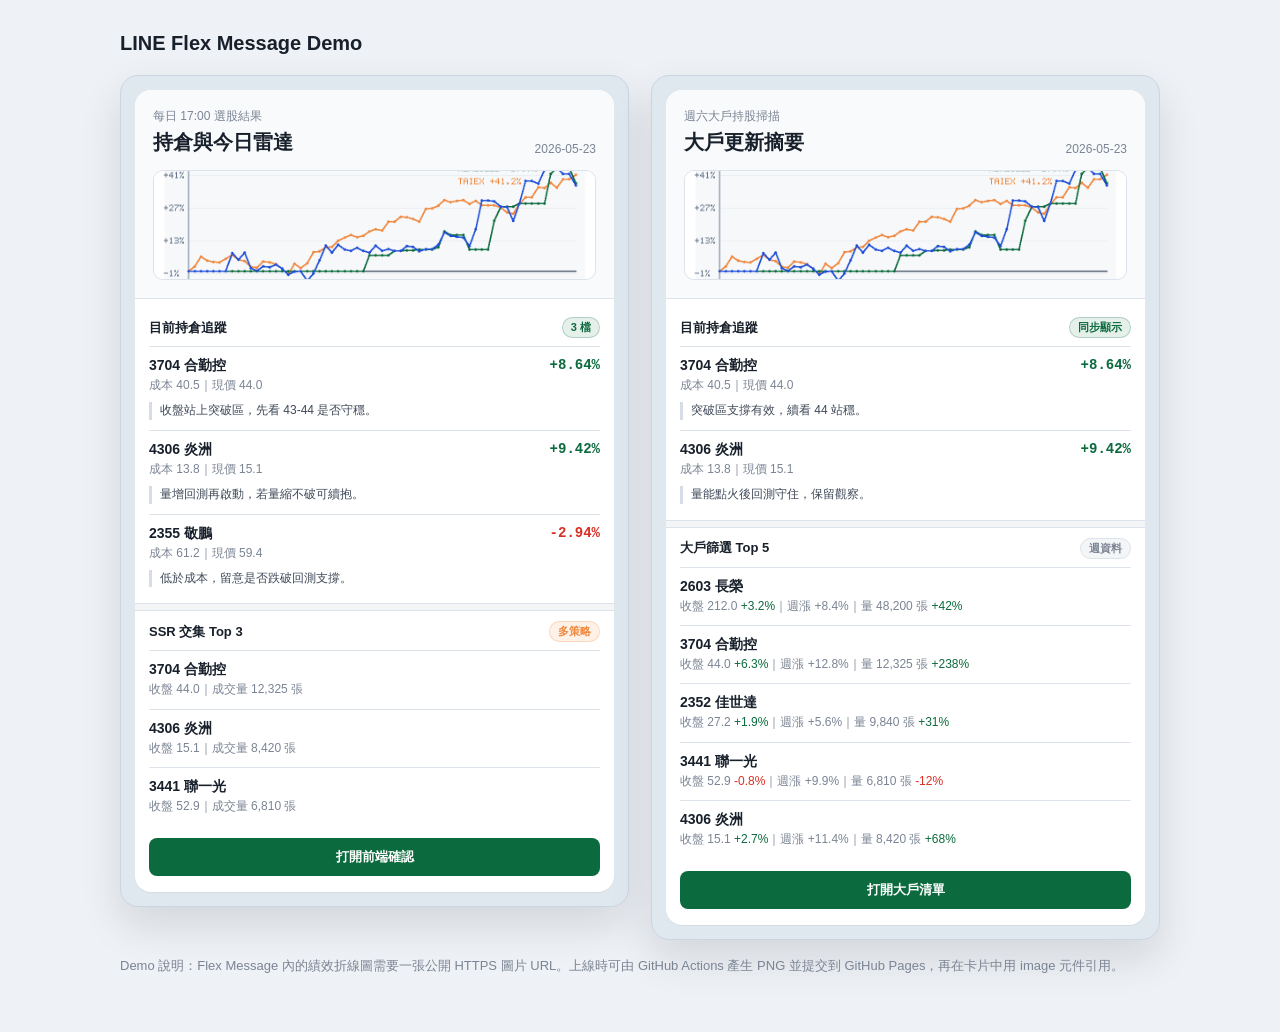
<file: docs/line-flex-demo.html>
<!doctype html>
<html lang="zh-Hant">
<head>
  <meta charset="utf-8">
  <meta name="viewport" content="width=device-width, initial-scale=1">
  <title>LINE Flex Message Demo</title>
  <style>
    :root{
      --bg:#eef1f5;
      --card:#ffffff;
      --text:#18202b;
      --muted:#7b8494;
      --line:#dde3eb;
      --green:#0c6b3e;
      --red:#d93025;
      --amber:#f0883e;
      --blue:#2563eb;
    }
    *{box-sizing:border-box}
    body{
      margin:0;
      padding:32px 16px 56px;
      background:var(--bg);
      color:var(--text);
      font-family:-apple-system,BlinkMacSystemFont,"Segoe UI","Noto Sans TC",sans-serif;
    }
    .page{
      max-width:1040px;
      margin:0 auto;
      display:grid;
      grid-template-columns:repeat(auto-fit,minmax(320px,1fr));
      gap:22px;
      align-items:start;
    }
    h1{
      max-width:1040px;
      margin:0 auto 20px;
      font-size:20px;
      letter-spacing:0;
    }
    .phone{
      background:#dfe7ef;
      border:1px solid #cbd5e1;
      border-radius:18px;
      padding:14px;
      box-shadow:0 18px 42px rgba(15,23,42,.12);
    }
    .bubble{
      background:var(--card);
      border-radius:16px;
      overflow:hidden;
      box-shadow:0 1px 0 rgba(15,23,42,.05);
    }
    .hero{
      padding:18px;
      background:#f8fafc;
      border-bottom:1px solid var(--line);
    }
    .eyebrow{
      color:var(--muted);
      font-size:12px;
      margin-bottom:4px;
    }
    .title{
      display:flex;
      align-items:flex-end;
      justify-content:space-between;
      gap:10px;
      font-weight:800;
      font-size:20px;
    }
    .date{
      color:var(--muted);
      font-size:12px;
      font-weight:500;
      white-space:nowrap;
    }
    .chart{
      height:110px;
      margin-top:14px;
      border:1px solid var(--line);
      border-radius:10px;
      background:#fff;
      position:relative;
      overflow:hidden;
    }
    .chart img{
      width:100%;
      height:100%;
      object-fit:cover;
      display:block;
    }
    .body{padding:14px 14px 16px}
    .section-title{
      display:flex;
      justify-content:space-between;
      align-items:center;
      margin:4px 0 8px;
      font-size:13px;
      font-weight:800;
    }
    .pill{
      display:inline-flex;
      align-items:center;
      justify-content:center;
      min-width:34px;
      padding:2px 8px;
      border-radius:999px;
      font-size:11px;
      font-weight:800;
      border:1px solid transparent;
    }
    .pill.green{color:var(--green);background:rgba(12,107,62,.1);border-color:rgba(12,107,62,.24)}
    .pill.amber{color:var(--amber);background:rgba(240,136,62,.12);border-color:rgba(240,136,62,.24)}
    .pill.gray{color:var(--muted);background:#f3f5f7;border-color:var(--line)}
    .row{
      padding:10px 0;
      border-top:1px solid var(--line);
      display:grid;
      grid-template-columns:1fr auto;
      gap:8px;
    }
    .row:first-of-type{border-top:0}
    .name{
      font-size:14px;
      font-weight:800;
      margin-bottom:2px;
    }
    .sub{
      color:var(--muted);
      font-size:12px;
      line-height:1.45;
    }
    .pnl{
      font-family:ui-monospace,SFMono-Regular,Menlo,monospace;
      font-size:14px;
      font-weight:800;
      white-space:nowrap;
      text-align:right;
    }
    .pnl.pos{color:var(--green)}
    .pnl.neg{color:var(--red)}
    .comment{
      grid-column:1 / -1;
      color:#3f4858;
      font-size:12px;
      line-height:1.45;
      padding-left:8px;
      border-left:3px solid #d6dde7;
    }
    .divider{
      height:8px;
      margin:6px -14px 10px;
      background:#f3f5f7;
      border-top:1px solid var(--line);
      border-bottom:1px solid var(--line);
    }
    .cta{
      display:block;
      margin-top:12px;
      padding:10px 12px;
      border-radius:8px;
      background:var(--green);
      color:#fff;
      text-align:center;
      font-weight:800;
      font-size:13px;
      text-decoration:none;
    }
    .hint{
      max-width:1040px;
      margin:16px auto 0;
      color:var(--muted);
      font-size:13px;
      line-height:1.6;
    }
  </style>
</head>
<body>
  <h1>LINE Flex Message Demo</h1>
  <div class="page">
    <div class="phone">
      <div class="bubble">
        <div class="hero">
          <div class="eyebrow">每日 17:00 選股結果</div>
          <div class="title">
            <span>持倉與今日雷達</span>
            <span class="date">2026-05-23</span>
          </div>
          <div class="chart">
            <img src="../assets/line/performance-latest.png" alt="績效折線圖">
          </div>
        </div>
        <div class="body">
          <div class="section-title">
            <span>目前持倉追蹤</span>
            <span class="pill green">3 檔</span>
          </div>
          <div class="row">
            <div>
              <div class="name">3704 合勤控</div>
              <div class="sub">成本 40.5｜現價 44.0</div>
            </div>
            <div class="pnl pos">+8.64%</div>
            <div class="comment">收盤站上突破區，先看 43-44 是否守穩。</div>
          </div>
          <div class="row">
            <div>
              <div class="name">4306 炎洲</div>
              <div class="sub">成本 13.8｜現價 15.1</div>
            </div>
            <div class="pnl pos">+9.42%</div>
            <div class="comment">量增回測再啟動，若量縮不破可續抱。</div>
          </div>
          <div class="row">
            <div>
              <div class="name">2355 敬鵬</div>
              <div class="sub">成本 61.2｜現價 59.4</div>
            </div>
            <div class="pnl neg">-2.94%</div>
            <div class="comment">低於成本，留意是否跌破回測支撐。</div>
          </div>
          <div class="divider"></div>
          <div class="section-title">
            <span>SSR 交集 Top 3</span>
            <span class="pill amber">多策略</span>
          </div>
          <div class="row">
            <div>
              <div class="name">3704 合勤控</div>
              <div class="sub">收盤 44.0｜成交量 12,325 張</div>
            </div>
          </div>
          <div class="row">
            <div>
              <div class="name">4306 炎洲</div>
              <div class="sub">收盤 15.1｜成交量 8,420 張</div>
            </div>
          </div>
          <div class="row">
            <div>
              <div class="name">3441 聯一光</div>
              <div class="sub">收盤 52.9｜成交量 6,810 張</div>
            </div>
          </div>
          <a class="cta" href="#">打開前端確認</a>
        </div>
      </div>
    </div>

    <div class="phone">
      <div class="bubble">
        <div class="hero">
          <div class="eyebrow">週六大戶持股掃描</div>
          <div class="title">
            <span>大戶更新摘要</span>
            <span class="date">2026-05-23</span>
          </div>
          <div class="chart">
            <img src="../assets/line/performance-latest.png" alt="績效折線圖">
          </div>
        </div>
        <div class="body">
          <div class="section-title">
            <span>目前持倉追蹤</span>
            <span class="pill green">同步顯示</span>
          </div>
          <div class="row">
            <div>
              <div class="name">3704 合勤控</div>
              <div class="sub">成本 40.5｜現價 44.0</div>
            </div>
            <div class="pnl pos">+8.64%</div>
            <div class="comment">突破區支撐有效，續看 44 站穩。</div>
          </div>
          <div class="row">
            <div>
              <div class="name">4306 炎洲</div>
              <div class="sub">成本 13.8｜現價 15.1</div>
            </div>
            <div class="pnl pos">+9.42%</div>
            <div class="comment">量能點火後回測守住，保留觀察。</div>
          </div>
          <div class="divider"></div>
          <div class="section-title">
            <span>大戶篩選 Top 5</span>
            <span class="pill gray">週資料</span>
          </div>
          <div class="row">
            <div>
              <div class="name">2603 長榮</div>
              <div class="sub">收盤 212.0 <span style="color:var(--green)">+3.2%</span>｜週漲 +8.4%｜量 48,200 張 <span style="color:var(--green)">+42%</span></div>
            </div>
          </div>
          <div class="row">
            <div>
              <div class="name">3704 合勤控</div>
              <div class="sub">收盤 44.0 <span style="color:var(--green)">+6.3%</span>｜週漲 +12.8%｜量 12,325 張 <span style="color:var(--green)">+238%</span></div>
            </div>
          </div>
          <div class="row">
            <div>
              <div class="name">2352 佳世達</div>
              <div class="sub">收盤 27.2 <span style="color:var(--green)">+1.9%</span>｜週漲 +5.6%｜量 9,840 張 <span style="color:var(--green)">+31%</span></div>
            </div>
          </div>
          <div class="row">
            <div>
              <div class="name">3441 聯一光</div>
              <div class="sub">收盤 52.9 <span style="color:var(--red)">-0.8%</span>｜週漲 +9.9%｜量 6,810 張 <span style="color:var(--red)">-12%</span></div>
            </div>
          </div>
          <div class="row">
            <div>
              <div class="name">4306 炎洲</div>
              <div class="sub">收盤 15.1 <span style="color:var(--green)">+2.7%</span>｜週漲 +11.4%｜量 8,420 張 <span style="color:var(--green)">+68%</span></div>
            </div>
          </div>
          <a class="cta" href="#">打開大戶清單</a>
        </div>
      </div>
    </div>
  </div>
  <p class="hint">
    Demo 說明：Flex Message 內的績效折線圖需要一張公開 HTTPS 圖片 URL。上線時可由 GitHub Actions 產生 PNG 並提交到 GitHub Pages，再在卡片中用 image 元件引用。
  </p>
</body>
</html>
</file>
